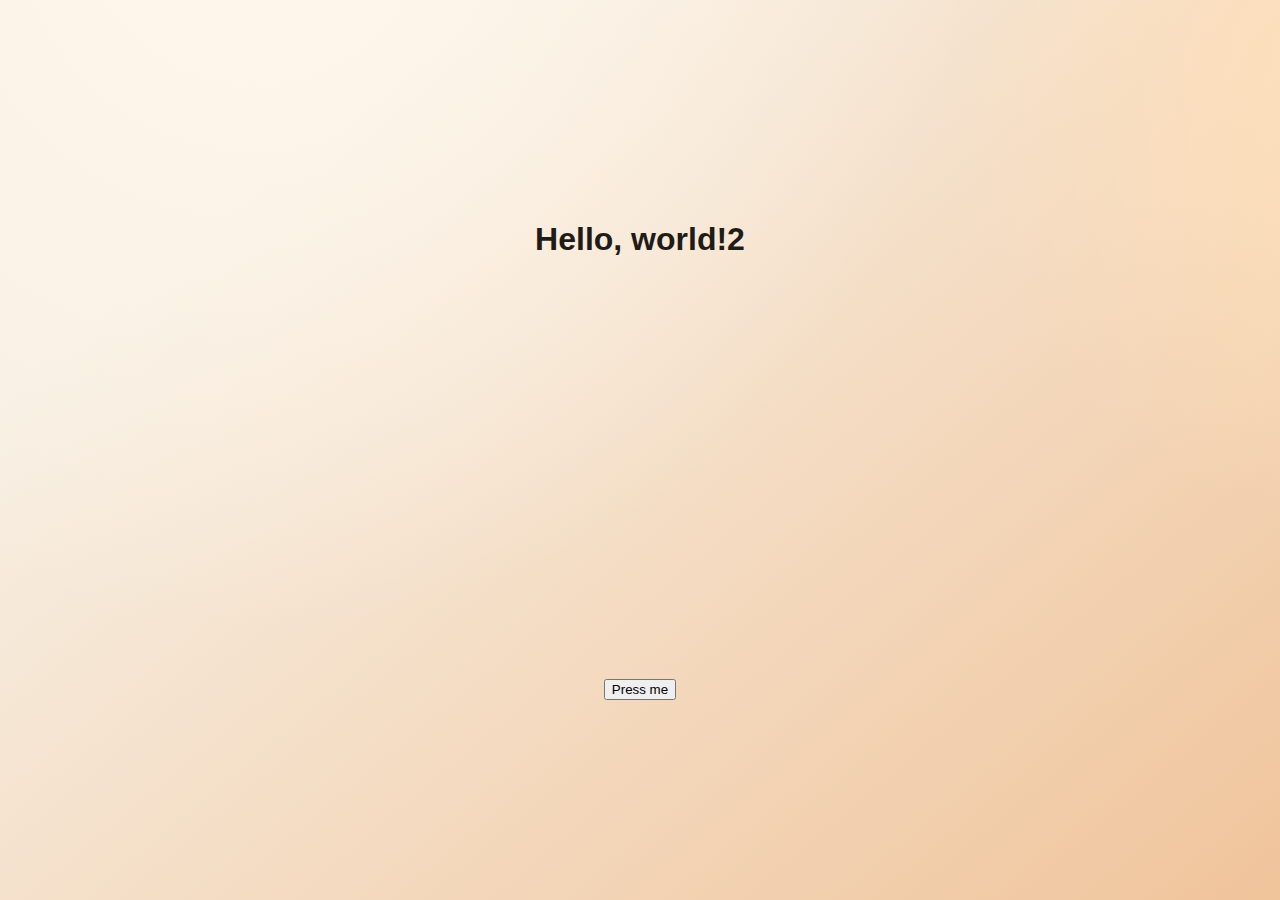
<file: index.html>
<!doctype html>
<html lang="en">
<head>
  <meta charset="UTF-8" />
  <meta name="viewport" content="width=device-width, initial-scale=1.0" />
  <title>Hello World</title>
  <link href='/style.css' rel='stylesheet'>
</head>
<body>
  <h1>Hello, world!2</h1>
  <button onclick="console.log('hello');">Press me</button>
  <script defer type="text/javascript" src="/main.js"></script>
</body>
</html>
</file>
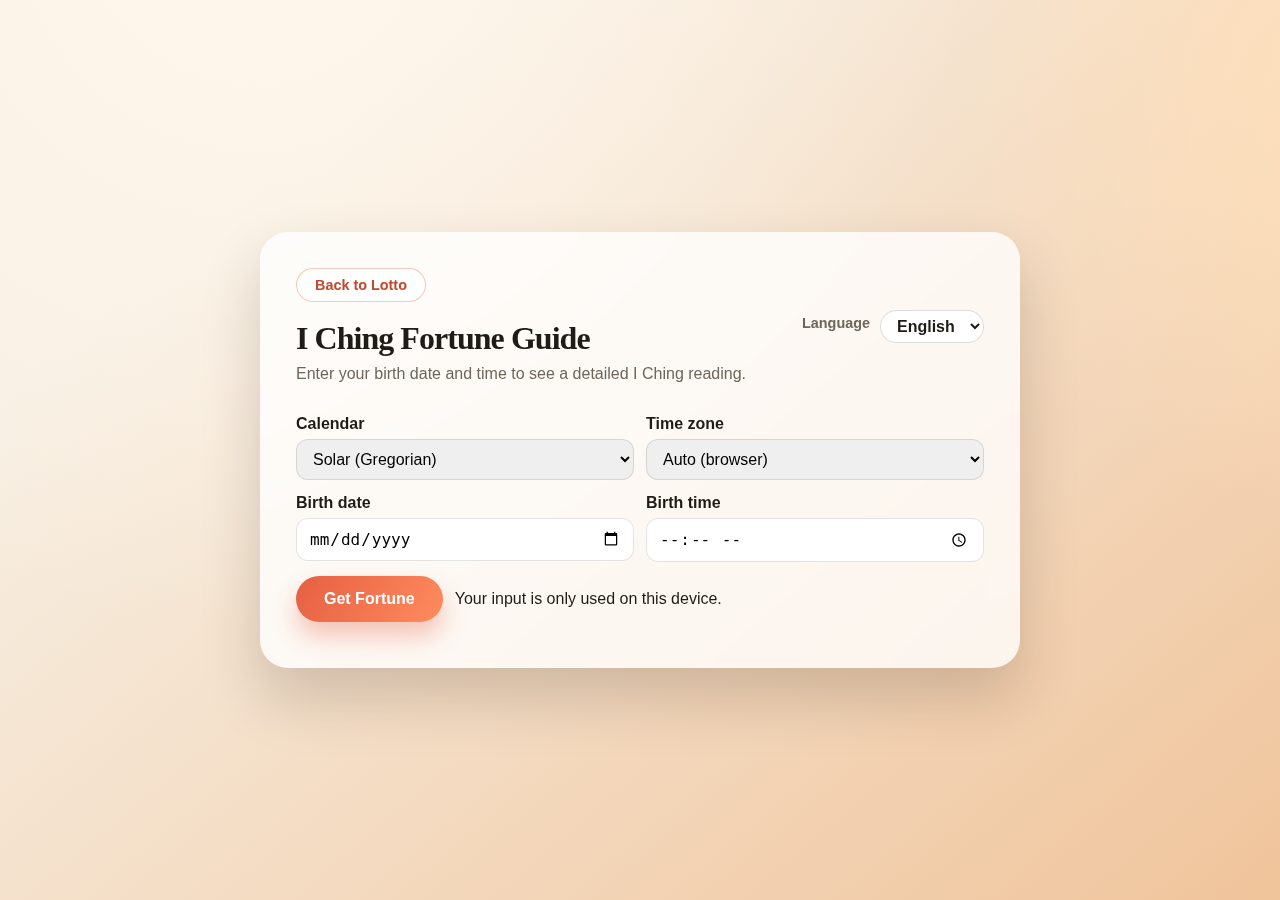
<file: saju.html>
<!doctype html>
<html lang="en" data-lang="en">
<head>
  <meta charset="UTF-8" />
  <meta name="viewport" content="width=device-width, initial-scale=1.0" />
  <title>I Ching Fortune Guide</title>
  <link href='/style.css' rel='stylesheet'>
</head>
<body>
  <main class="saju">
    <header>
      <div>
        <a class="nav-link" id="home-link" href="/index.html">Back to Lotto</a>
        <h1 id="title">I Ching Fortune Guide</h1>
        <p id="subtitle">Enter your birth date and time to see a detailed I Ching reading.</p>
      </div>
      <div class="lang-switch">
        <label for="language">Language</label>
        <select id="language" name="language" aria-label="Language">
          <option value="en">English</option>
          <option value="ko">한국어</option>
          <option value="ja">日本語</option>
          <option value="zh">中文</option>
        </select>
      </div>
    </header>

    <form id="fortune-form">
      <div class="grid">
        <div>
          <label id="calendar-type-label" for="calendar-type">Calendar</label>
          <select id="calendar-type" name="calendar-type">
            <option value="solar">Solar</option>
            <option value="lunar">Lunar</option>
          </select>
        </div>
        <div>
          <label id="timezone-label" for="timezone">Time zone</label>
          <select id="timezone" name="timezone"></select>
        </div>
      </div>
      <div class="grid">
        <div id="solar-fields">
          <label id="birth-date-label" for="birth-date">Birth date</label>
          <input id="birth-date" name="birth-date" type="date" required />
        </div>
        <div id="lunar-fields" class="lunar-fields" hidden>
          <div class="grid">
            <div>
              <label id="lunar-year-label" for="lunar-year">Lunar year</label>
              <input id="lunar-year" name="lunar-year" type="number" min="1900" max="2100" />
            </div>
            <div>
              <label id="lunar-month-label" for="lunar-month">Lunar month</label>
              <input id="lunar-month" name="lunar-month" type="number" min="1" max="12" />
            </div>
            <div>
              <label id="lunar-day-label" for="lunar-day">Lunar day</label>
              <input id="lunar-day" name="lunar-day" type="number" min="1" max="30" />
            </div>
          </div>
          <label class="inline" id="leap-month-label">
            <input id="leap-month" type="checkbox" />
            <span id="leap-month-text">Leap month</span>
          </label>
        </div>
        <div>
          <label id="birth-time-label" for="birth-time">Birth time</label>
          <input id="birth-time" name="birth-time" type="time" required />
        </div>
      </div>
      <div class="actions">
        <button id="generate" type="submit">Get Fortune</button>
        <span id="helper">Your input is only used on this device.</span>
      </div>
      <div id="status" class="status" role="status"></div>
    </form>

    <section id="result" class="result" hidden>
      <div id="meta"></div>
      <h2 id="result-title">Your Hexagram</h2>
      <p id="result-summary"></p>
      <div class="details-grid">
        <div class="detail-card">
          <h3 id="calendar-title">Calendar conversion</h3>
          <div id="calendar-info" class="detail-list"></div>
        </div>
        <div class="detail-card">
          <h3 id="bazi-title">Four Pillars</h3>
          <div id="bazi-info" class="detail-list"></div>
          <div id="bazi-table" class="bazi-table"></div>
        </div>
      </div>
      <div class="hexagrams">
        <div class="hexagram-card">
          <h3 id="base-title">Primary Hexagram</h3>
          <div class="hexagram-lines" id="base-lines" aria-hidden="true"></div>
          <p id="base-desc"></p>
        </div>
        <div class="hexagram-card">
          <h3 id="changed-title">Changed Hexagram</h3>
          <div class="hexagram-lines" id="changed-lines" aria-hidden="true"></div>
          <p id="changed-desc"></p>
        </div>
      </div>
      <div class="sections" id="sections"></div>
      <div class="method" id="method"></div>
    </section>
  </main>

  <script src="/lib/lunar.js"></script>
  <script>
    const translations = {
      en: {
        title: "I Ching Fortune Guide",
        subtitle: "Enter your birth date and time to see a detailed I Ching reading.",
        label: "Language",
        home: "Back to Lotto",
        calendarTypeLabel: "Calendar",
        solarOption: "Solar (Gregorian)",
        lunarOption: "Lunar (Korean)",
        timezoneLabel: "Time zone",
        autoTimezone: "Auto (browser)",
        kstTimezone: "Korea Standard Time",
        date: "Birth date",
        lunarYear: "Lunar year",
        lunarMonth: "Lunar month",
        lunarDay: "Lunar day",
        leapMonth: "Leap month",
        time: "Birth time",
        button: "Get Fortune",
        helper: "Your input is only used on this device.",
        error: "Something went wrong. Please check your inputs and try again.",
        errorDetail: "Details",
        missing: "Please fill out the required date and time fields.",
        resultTitle: "Your Hexagram",
        summaryPrefix: "Core theme:",
        calendarTitle: "Calendar conversion",
        baziTitle: "Four Pillars (BaZi)",
        localTimeLabel: "Input time",
        kstTimeLabel: "Converted KST",
        solarLabel: "Solar date",
        lunarLabel: "Lunar date",
        lunarInputLabel: "Lunar input",
        jieqiLabel: "Jieqi",
        baziLabel: "BaZi",
        wuXingLabel: "Five elements",
        naYinLabel: "Na Yin",
        pillarYear: "Year",
        pillarMonth: "Month",
        pillarDay: "Day",
        pillarTime: "Hour",
        baseTitle: "Primary Hexagram",
        changedTitle: "Changed Hexagram",
        upperLabel: "Upper trigram",
        lowerLabel: "Lower trigram",
        movingLabel: "Changing line",
        hourLabel: "Double-hour",
        methodTitle: "Calculation method",
        methodIntro:
          "Uses Jieqi-based BaZi. Converts Heavenly Stems and Earthly Branches to numbers, then uses the total for upper trigram (mod 8), lower trigram (mod 8), and moving line (mod 6).",
        methodPeriodNote: "Period forecasts blend the current KST date into the base BaZi totals.",
        sections: {
          overall: "Overall",
          career: "Career",
          love: "Love",
          money: "Money",
          health: "Health",
          advice: "Guidance",
          daily: "Today",
          monthly: "This Month",
          yearly: "This Year",
          lifetime: "Overall Path",
        },
      },
      ko: {
        title: "주역 운세 안내",
        subtitle: "생년월일과 시간을 입력하면 상세한 주역 운세를 확인할 수 있어요.",
        label: "언어",
        home: "로또로 돌아가기",
        calendarTypeLabel: "달력",
        solarOption: "양력",
        lunarOption: "음력",
        timezoneLabel: "시간대",
        autoTimezone: "자동 (브라우저)",
        kstTimezone: "한국 표준시",
        date: "생년월일",
        lunarYear: "음력 연도",
        lunarMonth: "음력 월",
        lunarDay: "음력 일",
        leapMonth: "윤달",
        time: "태어난 시간",
        button: "운세 보기",
        helper: "입력값은 이 기기에서만 사용됩니다.",
        error: "입력값을 확인한 뒤 다시 시도해주세요.",
        errorDetail: "오류 상세",
        missing: "생년월일과 시간을 모두 입력해주세요.",
        resultTitle: "나의 괘",
        summaryPrefix: "핵심 주제:",
        calendarTitle: "달력 변환",
        baziTitle: "사주팔자",
        localTimeLabel: "입력 시간",
        kstTimeLabel: "한국 시간",
        solarLabel: "양력",
        lunarLabel: "음력",
        lunarInputLabel: "입력 음력",
        jieqiLabel: "절기",
        baziLabel: "팔자",
        wuXingLabel: "오행",
        naYinLabel: "납음",
        pillarYear: "년주",
        pillarMonth: "월주",
        pillarDay: "일주",
        pillarTime: "시주",
        baseTitle: "정괘",
        changedTitle: "변괘",
        upperLabel: "상괘",
        lowerLabel: "하괘",
        movingLabel: "변효",
        hourLabel: "시각(시주)",
        methodTitle: "계산 방식",
        methodIntro:
          "절기 기준 사주팔자를 사용합니다. 천간·지지를 수치로 변환해 상괘(mod 8), 하괘(mod 8), 변효(mod 6)를 계산합니다.",
        methodPeriodNote: "기간별 운세는 한국 시간 기준 현재 날짜 값을 사주 합계에 반영합니다.",
        sections: {
          overall: "전체운",
          career: "일·학업",
          love: "연애",
          money: "재물운",
          health: "건강",
          advice: "조언",
          daily: "오늘 운세",
          monthly: "이달 운세",
          yearly: "올해 운세",
          lifetime: "전체 운세",
        },
      },
      ja: {
        title: "易占いガイド",
        subtitle: "生年月日と時間を入力すると詳しい易の占いが表示されます。",
        label: "言語",
        home: "ロトへ戻る",
        calendarTypeLabel: "暦",
        solarOption: "太陽暦",
        lunarOption: "旧暦",
        timezoneLabel: "タイムゾーン",
        autoTimezone: "自動 (ブラウザ)",
        kstTimezone: "韓国標準時",
        date: "生年月日",
        lunarYear: "旧暦の年",
        lunarMonth: "旧暦の月",
        lunarDay: "旧暦の日",
        leapMonth: "閏月",
        time: "出生時間",
        button: "占いを見る",
        helper: "入力はこの端末内のみで使用されます。",
        error: "入力内容を確認してもう一度お試しください。",
        errorDetail: "詳細",
        missing: "生年月日と時間を入力してください。",
        resultTitle: "あなたの卦",
        summaryPrefix: "中心テーマ:",
        calendarTitle: "暦の変換",
        baziTitle: "四柱推命",
        localTimeLabel: "入力時刻",
        kstTimeLabel: "韓国時刻",
        solarLabel: "太陽暦",
        lunarLabel: "旧暦",
        lunarInputLabel: "入力旧暦",
        jieqiLabel: "節気",
        baziLabel: "四柱",
        wuXingLabel: "五行",
        naYinLabel: "納音",
        pillarYear: "年柱",
        pillarMonth: "月柱",
        pillarDay: "日柱",
        pillarTime: "時柱",
        baseTitle: "本卦",
        changedTitle: "之卦",
        upperLabel: "上卦",
        lowerLabel: "下卦",
        movingLabel: "変爻",
        hourLabel: "時刻",
        methodTitle: "算出方法",
        methodIntro:
          "節気基準の四柱を使用します。干支を数値化し、上卦(mod 8)、下卦(mod 8)、変爻(mod 6)を算出します。",
        methodPeriodNote: "期間別の運勢は韓国時間の現在日付を四柱の合計に反映します。",
        sections: {
          overall: "総合運",
          career: "仕事・学業",
          love: "恋愛",
          money: "金運",
          health: "健康",
          advice: "助言",
          daily: "今日の運勢",
          monthly: "今月の運勢",
          yearly: "今年の運勢",
          lifetime: "総合運",
        },
      },
      zh: {
        title: "周易运势指南",
        subtitle: "输入出生日期和时间即可查看详细周易运势。",
        label: "语言",
        home: "返回大乐透",
        calendarTypeLabel: "历法",
        solarOption: "公历",
        lunarOption: "农历",
        timezoneLabel: "时区",
        autoTimezone: "自动 (浏览器)",
        kstTimezone: "韩国标准时间",
        date: "出生日期",
        lunarYear: "农历年",
        lunarMonth: "农历月",
        lunarDay: "农历日",
        leapMonth: "闰月",
        time: "出生时间",
        button: "查看运势",
        helper: "输入仅在本设备使用。",
        error: "请检查输入后重试。",
        errorDetail: "错误详情",
        missing: "请填写出生日期与时间。",
        resultTitle: "你的卦象",
        summaryPrefix: "核心主题:",
        calendarTitle: "历法转换",
        baziTitle: "四柱八字",
        localTimeLabel: "输入时间",
        kstTimeLabel: "韩国时间",
        solarLabel: "公历",
        lunarLabel: "农历",
        lunarInputLabel: "输入农历",
        jieqiLabel: "节气",
        baziLabel: "八字",
        wuXingLabel: "五行",
        naYinLabel: "纳音",
        pillarYear: "年柱",
        pillarMonth: "月柱",
        pillarDay: "日柱",
        pillarTime: "时柱",
        baseTitle: "本卦",
        changedTitle: "之卦",
        upperLabel: "上卦",
        lowerLabel: "下卦",
        movingLabel: "变爻",
        hourLabel: "时辰",
        methodTitle: "计算方式",
        methodIntro:
          "采用节气定八字，将天干地支数值化后计算上卦(mod 8)、下卦(mod 8)与变爻(mod 6)。",
        methodPeriodNote: "分段运势会将韩国时间的当前日期加入八字合计。",
        sections: {
          overall: "整体运势",
          career: "事业学业",
          love: "感情",
          money: "财运",
          health: "健康",
          advice: "建议",
          daily: "今日运势",
          monthly: "本月运势",
          yearly: "今年运势",
          lifetime: "整体运势",
        },
      },
    };

    const trigrams = [
      {
        key: "qian",
        en: { name: "Heaven", trait: "clarity and leadership" },
        ko: { name: "건(乾)", trait: "맑은 기운과 리더십" },
        ja: { name: "乾", trait: "澄んだ気とリーダーシップ" },
        zh: { name: "乾", trait: "清晰与领导力" },
      },
      {
        key: "dui",
        en: { name: "Lake", trait: "joyful openness" },
        ko: { name: "태(兌)", trait: "밝은 소통과 즐거움" },
        ja: { name: "兌", trait: "開放的な喜び" },
        zh: { name: "兑", trait: "开放与喜悦" },
      },
      {
        key: "li",
        en: { name: "Fire", trait: "passion and insight" },
        ko: { name: "리(離)", trait: "열정과 통찰" },
        ja: { name: "離", trait: "情熱と洞察" },
        zh: { name: "离", trait: "热情与洞察" },
      },
      {
        key: "zhen",
        en: { name: "Thunder", trait: "bold momentum" },
        ko: { name: "진(震)", trait: "도전과 추진력" },
        ja: { name: "震", trait: "大胆な推進力" },
        zh: { name: "震", trait: "果断与推进力" },
      },
      {
        key: "xun",
        en: { name: "Wind", trait: "steady growth" },
        ko: { name: "손(巽)", trait: "꾸준한 성장" },
        ja: { name: "巽", trait: "着実な成長" },
        zh: { name: "巽", trait: "稳健与成长" },
      },
      {
        key: "kan",
        en: { name: "Water", trait: "deep intuition" },
        ko: { name: "감(坎)", trait: "깊은 직관" },
        ja: { name: "坎", trait: "深い直感" },
        zh: { name: "坎", trait: "深度直觉" },
      },
      {
        key: "gen",
        en: { name: "Mountain", trait: "stillness and focus" },
        ko: { name: "간(艮)", trait: "멈춤과 집중" },
        ja: { name: "艮", trait: "静けさと集中" },
        zh: { name: "艮", trait: "沉静与专注" },
      },
      {
        key: "kun",
        en: { name: "Earth", trait: "supportive harmony" },
        ko: { name: "곤(坤)", trait: "포용과 조화" },
        ja: { name: "坤", trait: "支える調和" },
        zh: { name: "坤", trait: "包容与协调" },
      },
    ];

    const trigramLines = [
      [1, 1, 1],
      [1, 1, 0],
      [1, 0, 1],
      [1, 0, 0],
      [0, 1, 1],
      [0, 1, 0],
      [0, 0, 1],
      [0, 0, 0],
    ];

    const trigramIndexByBits = new Map(
      trigramLines.map((lines, index) => [lines.join(""), index])
    );

    const lineAdvice = {
      en: [
        "The first line favors preparation before action.",
        "The second line asks for patience and steady effort.",
        "The third line signals tension; keep your balance.",
        "The fourth line rewards flexible thinking.",
        "The fifth line highlights a peak moment; lead with integrity.",
        "The sixth line suggests completion and graceful release.",
      ],
      ko: [
        "초효는 행동 전 준비가 필요함을 말합니다.",
        "이효는 인내와 꾸준함을 요구합니다.",
        "삼효는 긴장이 생기니 균형을 지키세요.",
        "사효는 유연한 사고가 성과를 부릅니다.",
        "오효는 정점의 순간이니 바른 리더십이 필요합니다.",
        "상효는 마무리와 내려놓음을 권합니다.",
      ],
      ja: [
        "初爻は準備を整えることが大切だと示します。",
        "二爻は忍耐と地道な努力を求めます。",
        "三爻は緊張が生まれるのでバランスを守りましょう。",
        "四爻は柔軟な発想が成果を呼びます。",
        "五爻は頂点の時期、誠実なリーダーシップが鍵です。",
        "上爻は締めくくりと手放しを示します。",
      ],
      zh: [
        "初爻提示先准备再行动。",
        "二爻强调耐心与稳定推进。",
        "三爻提醒张力上升，需保持平衡。",
        "四爻鼓励灵活思考以促成结果。",
        "五爻处在高点，务必以诚信引领。",
        "上爻意味着完成与适时放下。",
      ],
    };

    const sectionTemplates = {
      en: {
        overall: (upper, lower) =>
          `The interaction of ${upper.name} over ${lower.name} sets a tone of ${upper.trait} grounded by ${lower.trait}.`,
        career: (upper, lower) =>
          `In work and study, lead with ${upper.trait} while applying ${lower.trait} to daily tasks.`,
        love: (upper, lower) =>
          `Relationships deepen when ${upper.trait} meets the warmth of ${lower.trait}.`,
        money: (upper, lower) =>
          `Financial flow improves through ${lower.trait}, then expands with ${upper.trait}.`,
        health: (upper, lower) =>
          `Balance your energy: channel ${upper.trait} and rest with ${lower.trait}.`,
        advice: (upper, lower, line) =>
          `Focus on the changing line: ${line} Let ${upper.trait} guide the direction and ${lower.trait} steady the pace.`,
        daily: (upper, lower, line) =>
          `Today favors quick adjustments. ${line} Keep ${upper.trait} upfront while grounding decisions in ${lower.trait}.`,
        monthly: (upper, lower) =>
          `This month rewards steady progress. ${upper.trait} sets the goal, ${lower.trait} maintains momentum.`,
        yearly: (upper, lower) =>
          `This year expands through ${upper.trait} and matures with ${lower.trait}. Build long-term foundations.`,
        lifetime: (upper, lower) =>
          `Your overall path blends ${upper.trait} with ${lower.trait}, forming a resilient pattern over time.`,
      },
      ko: {
        overall: (upper, lower) =>
          `${upper.name}의 기운이 ${lower.name} 위에 놓이며 ${upper.trait}이(가) ${lower.trait}와 조화를 이룹니다.`,
        career: (upper, lower) =>
          `일과 학업에서는 ${upper.trait}을(를) 앞세우고, ${lower.trait}로 실행력을 다지세요.`,
        love: (upper, lower) =>
          `연애운은 ${upper.trait}이(가) ${lower.trait}와 만나면 안정됩니다.`,
        money: (upper, lower) =>
          `재물운은 ${lower.trait}로 기반을 쌓고 ${upper.trait}로 확장됩니다.`,
        health: (upper, lower) =>
          `${upper.trait}을(를) 펼치되 ${lower.trait}로 컨디션을 회복하세요.`,
        advice: (upper, lower, line) =>
          `변효 조언: ${line} ${upper.trait}이(가) 방향을 잡고 ${lower.trait}이(가) 속도를 조절합니다.`,
        daily: (upper, lower, line) =>
          `오늘은 빠른 조정이 필요합니다. ${line} ${upper.trait}을(를) 앞세우고 ${lower.trait}로 균형을 지키세요.`,
        monthly: (upper, lower) =>
          `이달은 꾸준함이 관건입니다. ${upper.trait}으로 목표를 세우고 ${lower.trait}로 진행력을 유지하세요.`,
        yearly: (upper, lower) =>
          `올해는 ${upper.trait}의 확장과 ${lower.trait}의 안정이 함께합니다. 장기 기반을 다지세요.`,
        lifetime: (upper, lower) =>
          `전체 운세는 ${upper.trait}과 ${lower.trait}의 흐름이 반복되며 큰 구조를 만듭니다.`,
      },
      ja: {
        overall: (upper, lower) =>
          `${upper.name}が${lower.name}の上にあり、${upper.trait}が${lower.trait}と調和します。`,
        career: (upper, lower) =>
          `仕事や学業では${upper.trait}を前面にし、${lower.trait}で実行力を整えましょう。`,
        love: (upper, lower) =>
          `恋愛は${upper.trait}が${lower.trait}と結びつくと安定します。`,
        money: (upper, lower) =>
          `金運は${lower.trait}で基盤を作り、${upper.trait}で広がります。`,
        health: (upper, lower) =>
          `${upper.trait}を発揮しつつ、${lower.trait}で体調を整えてください。`,
        advice: (upper, lower, line) =>
          `変爻の助言: ${line} ${upper.trait}で方向性を示し、${lower.trait}で歩みを整えましょう。`,
        daily: (upper, lower, line) =>
          `今日は微調整が鍵です。${line} ${upper.trait}を前に出しつつ、${lower.trait}で土台を整えましょう。`,
        monthly: (upper, lower) =>
          `今月は継続力が問われます。${upper.trait}で目標を定め、${lower.trait}で前進を保ちます。`,
        yearly: (upper, lower) =>
          `今年は${upper.trait}の拡大と${lower.trait}の安定が並走します。長期の基盤作りを。`,
        lifetime: (upper, lower) =>
          `総合的な流れは${upper.trait}と${lower.trait}が重なり合い、持続的な形をつくります。`,
      },
      zh: {
        overall: (upper, lower) =>
          `${upper.name}在上、${lower.name}在下，${upper.trait}与${lower.trait}相互呼应。`,
        career: (upper, lower) =>
          `事业与学业上，以${upper.trait}开局，并用${lower.trait}稳固执行。`,
        love: (upper, lower) =>
          `感情中，${upper.trait}与${lower.trait}相遇更易稳定。`,
        money: (upper, lower) =>
          `财运先由${lower.trait}打底，再以${upper.trait}扩展。`,
        health: (upper, lower) =>
          `保持能量平衡：发挥${upper.trait}，以${lower.trait}修复与恢复。`,
        advice: (upper, lower, line) =>
          `变爻提示：${line} 让${upper.trait}指引方向，${lower.trait}稳住节奏。`,
        daily: (upper, lower, line) =>
          `今日宜快速调整。${line} 用${upper.trait}定调，以${lower.trait}稳住选择。`,
        monthly: (upper, lower) =>
          `本月重在稳步推进。${upper.trait}设定目标，${lower.trait}保持节奏。`,
        yearly: (upper, lower) =>
          `今年是${upper.trait}扩展与${lower.trait}沉淀并行的一年，适合打长期基础。`,
        lifetime: (upper, lower) =>
          `整体运势呈现${upper.trait}与${lower.trait}交织的长期轨迹。`,
      },
    };

    const languageSelect = document.getElementById("language");
    const title = document.getElementById("title");
    const subtitle = document.getElementById("subtitle");
    const homeLink = document.getElementById("home-link");
    const calendarType = document.getElementById("calendar-type");
    const timezoneSelect = document.getElementById("timezone");
    const birthDateLabel = document.getElementById("birth-date-label");
    const birthTimeLabel = document.getElementById("birth-time-label");
    const calendarTypeLabel = document.getElementById("calendar-type-label");
    const timezoneLabel = document.getElementById("timezone-label");
    const lunarYearLabel = document.getElementById("lunar-year-label");
    const lunarMonthLabel = document.getElementById("lunar-month-label");
    const lunarDayLabel = document.getElementById("lunar-day-label");
    const leapMonthLabel = document.getElementById("leap-month-label");
    const solarFields = document.getElementById("solar-fields");
    const lunarFields = document.getElementById("lunar-fields");
    const lunarYearInput = document.getElementById("lunar-year");
    const lunarMonthInput = document.getElementById("lunar-month");
    const lunarDayInput = document.getElementById("lunar-day");
    const leapMonthInput = document.getElementById("leap-month");
    const leapMonthText = document.getElementById("leap-month-text");
    const button = document.getElementById("generate");
    const helper = document.getElementById("helper");
    const result = document.getElementById("result");
    const resultTitle = document.getElementById("result-title");
    const resultSummary = document.getElementById("result-summary");
    const calendarTitle = document.getElementById("calendar-title");
    const baziTitle = document.getElementById("bazi-title");
    const calendarInfo = document.getElementById("calendar-info");
    const baziInfo = document.getElementById("bazi-info");
    const baziTable = document.getElementById("bazi-table");
    const baseTitle = document.getElementById("base-title");
    const changedTitle = document.getElementById("changed-title");
    const baseLines = document.getElementById("base-lines");
    const changedLines = document.getElementById("changed-lines");
    const baseDesc = document.getElementById("base-desc");
    const changedDesc = document.getElementById("changed-desc");
    const meta = document.getElementById("meta");
    const sections = document.getElementById("sections");
    const method = document.getElementById("method");
    const status = document.getElementById("status");
    let lastReadingPayload = null;

    function normalizeLanguage(value) {
      if (!value) return "en";
      if (value.startsWith("ko")) return "ko";
      if (value.startsWith("ja")) return "ja";
      if (value.startsWith("zh")) return "zh";
      return "en";
    }

    function applyLanguage(lang) {
      const t = translations[lang] ?? translations.en;
      title.textContent = t.title;
      subtitle.textContent = t.subtitle;
      homeLink.textContent = t.home;
      calendarTypeLabel.textContent = t.calendarTypeLabel;
      timezoneLabel.textContent = t.timezoneLabel;
      birthDateLabel.textContent = t.date;
      birthTimeLabel.textContent = t.time;
      lunarYearLabel.textContent = t.lunarYear;
      lunarMonthLabel.textContent = t.lunarMonth;
      lunarDayLabel.textContent = t.lunarDay;
      leapMonthText.textContent = t.leapMonth;
      button.textContent = t.button;
      helper.textContent = t.helper;
      document.querySelector(".lang-switch label").textContent = t.label;
      resultTitle.textContent = t.resultTitle;
      calendarTitle.textContent = t.calendarTitle;
      baziTitle.textContent = t.baziTitle;
      baseTitle.textContent = t.baseTitle;
      changedTitle.textContent = t.changedTitle;
      document.documentElement.lang = lang;
      document.documentElement.dataset.lang = lang;
      document.title = t.title;
      calendarType.options[0].textContent = t.solarOption;
      calendarType.options[1].textContent = t.lunarOption;
    }

    function setStatus(message, isError = false) {
      status.textContent = message || "";
      status.classList.toggle("error", isError);
    }

    function getTimeZones() {
      if (typeof Intl.supportedValuesOf === "function") {
        return Intl.supportedValuesOf("timeZone");
      }
      return [
        "Asia/Seoul",
        "Asia/Tokyo",
        "Asia/Shanghai",
        "Asia/Hong_Kong",
        "America/New_York",
        "America/Los_Angeles",
        "Europe/London",
        "Europe/Paris",
        "Australia/Sydney",
      ];
    }

    function buildTimeZoneOptions(lang) {
      const t = translations[lang] ?? translations.en;
      timezoneSelect.innerHTML = "";
      const autoOption = document.createElement("option");
      autoOption.value = "auto";
      autoOption.textContent = t.autoTimezone;
      timezoneSelect.appendChild(autoOption);

      const kstOption = document.createElement("option");
      kstOption.value = "Asia/Seoul";
      kstOption.textContent = t.kstTimezone;
      timezoneSelect.appendChild(kstOption);

      getTimeZones().forEach((zone) => {
        if (zone === "Asia/Seoul") return;
        const option = document.createElement("option");
        option.value = zone;
        option.textContent = zone;
        timezoneSelect.appendChild(option);
      });
    }

    function resolveTimeZone() {
      if (timezoneSelect.value === "auto") {
        return Intl.DateTimeFormat().resolvedOptions().timeZone || "Asia/Seoul";
      }
      return timezoneSelect.value;
    }

    function formatParts(date, timeZone) {
      const formatter = new Intl.DateTimeFormat("en-US", {
        timeZone,
        year: "numeric",
        month: "2-digit",
        day: "2-digit",
        hour: "2-digit",
        minute: "2-digit",
        second: "2-digit",
        hourCycle: "h23",
      });
      const parts = Object.fromEntries(
        formatter.formatToParts(date).map((part) => [part.type, part.value])
      );
      return {
        year: Number(parts.year),
        month: Number(parts.month),
        day: Number(parts.day),
        hour: Number(parts.hour),
        minute: Number(parts.minute),
        second: Number(parts.second),
      };
    }

    function zonedTimeToUtc(parts, timeZone) {
      const utcDate = new Date(
        Date.UTC(parts.year, parts.month - 1, parts.day, parts.hour, parts.minute, parts.second)
      );
      const tzParts = formatParts(utcDate, timeZone);
      const asTimeZone = Date.UTC(
        tzParts.year,
        tzParts.month - 1,
        tzParts.day,
        tzParts.hour,
        tzParts.minute,
        tzParts.second
      );
      const offset = asTimeZone - utcDate.getTime();
      return new Date(utcDate.getTime() - offset);
    }

    function formatDateTime(parts) {
      const pad = (value) => String(value).padStart(2, "0");
      return `${parts.year}-${pad(parts.month)}-${pad(parts.day)} ${pad(parts.hour)}:${pad(parts.minute)}`;
    }

    function toggleCalendarFields(type) {
      const isLunar = type === "lunar";
      solarFields.hidden = isLunar;
      lunarFields.hidden = !isLunar;
      document.getElementById("birth-date").required = !isLunar;
      document.getElementById("birth-date").disabled = isLunar;
      lunarYearInput.required = isLunar;
      lunarMonthInput.required = isLunar;
      lunarDayInput.required = isLunar;
      lunarYearInput.disabled = !isLunar;
      lunarMonthInput.disabled = !isLunar;
      lunarDayInput.disabled = !isLunar;
      leapMonthInput.disabled = !isLunar;
    }

    function getGanIndex(gan) {
      return LunarUtil.GAN.indexOf(gan) + 1;
    }

    function getZhiIndex(zhi) {
      return LunarUtil.ZHI.indexOf(zhi) + 1;
    }

    function buildHexagramLines(upperIndex, lowerIndex) {
      return [...trigramLines[lowerIndex], ...trigramLines[upperIndex]];
    }

    function linesToNumber(lines) {
      return lines.reduce((acc, bit, index) => acc + (bit << index), 0) + 1;
    }

    function flipLine(lines, index) {
      const next = [...lines];
      next[index] = next[index] === 1 ? 0 : 1;
      return next;
    }

    function linesToTrigrams(lines) {
      const lowerBits = lines.slice(0, 3).join("");
      const upperBits = lines.slice(3, 6).join("");
      return {
        lowerIndex: trigramIndexByBits.get(lowerBits),
        upperIndex: trigramIndexByBits.get(upperBits),
      };
    }

    function renderLines(container, lines, movingIndex) {
      const reversed = [...lines].reverse();
      const movingPosition =
        typeof movingIndex === "number" ? reversed.length - 1 - movingIndex : -1;
      container.innerHTML = reversed
        .map((bit, idx) => {
          const classes = ["hex-line", bit === 1 ? "yang" : "yin"];
          if (idx === movingPosition) classes.push("moving");
          return `<div class=\"${classes.join(" ")}\"></div>`;
        })
        .join("");
    }

    function computePayload() {
      if (!window.Lunar || !window.Solar || !window.LunarUtil) {
        throw new Error("Lunar library not available");
      }
      const dateValue = document.getElementById("birth-date").value;
      const timeValue = document.getElementById("birth-time").value;
      if (!timeValue) return null;

      const [hour, minute] = timeValue.split(":").map(Number);
      const inputTimeZone = resolveTimeZone();

      let localSolarParts = null;
      let inputCalendar = calendarType.value;
      let inputLunarLabel = "";

      if (inputCalendar === "solar") {
        if (!dateValue) return null;
        const [year, month, day] = dateValue.split("-").map(Number);
        localSolarParts = { year, month, day, hour, minute, second: 0 };
      } else {
        const lunarYear = Number(lunarYearInput.value);
        const lunarMonth = Number(lunarMonthInput.value);
        const lunarDay = Number(lunarDayInput.value);
        if (!lunarYear || !lunarMonth || !lunarDay) return null;
        const monthValue = leapMonthInput.checked ? -lunarMonth : lunarMonth;
        let lunar = null;
        try {
          lunar = Lunar.fromYmdHms(lunarYear, monthValue, lunarDay, hour, minute, 0);
        } catch (error) {
          throw new Error(`Invalid lunar date: ${error.message}`);
        }
        const solar = lunar.getSolar();
        localSolarParts = {
          year: solar.getYear(),
          month: solar.getMonth(),
          day: solar.getDay(),
          hour: solar.getHour(),
          minute: solar.getMinute(),
          second: solar.getSecond(),
        };
        inputLunarLabel = `${lunarYear}-${String(lunarMonth).padStart(2, "0")}-${String(
          lunarDay
        ).padStart(2, "0")}${leapMonthInput.checked ? " (leap)" : ""}`;
      }

      const utcDate = zonedTimeToUtc(localSolarParts, inputTimeZone);
      const kstParts = formatParts(utcDate, "Asia/Seoul");
      let kstSolar = null;
      try {
        kstSolar = Solar.fromYmdHms(
          kstParts.year,
          kstParts.month,
          kstParts.day,
          kstParts.hour,
          kstParts.minute,
          0
        );
      } catch (error) {
        throw new Error(`Invalid solar date: ${error.message}`);
      }
      const lunar = kstSolar.getLunar();
      const eightChar = lunar.getEightChar();

      const ganIndices = {
        year: getGanIndex(eightChar.getYearGan()),
        month: getGanIndex(eightChar.getMonthGan()),
        day: getGanIndex(eightChar.getDayGan()),
        time: getGanIndex(eightChar.getTimeGan()),
      };
      const zhiIndices = {
        year: getZhiIndex(eightChar.getYearZhi()),
        month: getZhiIndex(eightChar.getMonthZhi()),
        day: getZhiIndex(eightChar.getDayZhi()),
        time: getZhiIndex(eightChar.getTimeZhi()),
      };

      const upperSum =
        ganIndices.year +
        zhiIndices.year +
        ganIndices.month +
        zhiIndices.month +
        ganIndices.day +
        zhiIndices.day;
      const lowerSum = upperSum + ganIndices.time + zhiIndices.time;
      const upperIndex = (upperSum % 8 || 8) - 1;
      const lowerIndex = (lowerSum % 8 || 8) - 1;
      const movingLine = lowerSum % 6 === 0 ? 6 : lowerSum % 6;

      const baseLines = buildHexagramLines(upperIndex, lowerIndex);
      const baseNumber = linesToNumber(baseLines);
      const changedLines = flipLine(baseLines, movingLine - 1);
      const changedNumber = linesToNumber(changedLines);
      const changedTrigrams = linesToTrigrams(changedLines);

      const lunarMonthValue = lunar.getMonth();
      const isLeapMonth = lunarMonthValue < 0;
      const lunarText = `${lunar.getYear()}-${String(Math.abs(lunarMonthValue)).padStart(
        2,
        "0"
      )}-${String(lunar.getDay()).padStart(2, "0")}${isLeapMonth ? " (leap)" : ""}`;

      const currentJieQi = lunar.getCurrentJieQi();
      const jieqiName = currentJieQi ? currentJieQi.getName() : lunar.getJieQi() || "-";

      const currentKstParts = formatParts(new Date(), "Asia/Seoul");

      return {
        inputCalendar,
        inputTimeZone,
        inputLunarLabel,
        localSolarParts,
        kstParts,
        currentKstParts,
        lunarText,
        jieqi: jieqiName,
        eightChar,
        upperIndex,
        lowerIndex,
        upperSum,
        lowerSum,
        movingLine,
        baseLines,
        baseNumber,
        changedLines,
        changedNumber,
        changedTrigrams,
      };
    }

    function buildReading(lang, payload) {
      const t = translations[lang] ?? translations.en;
      const upper = trigrams[payload.upperIndex][lang];
      const lower = trigrams[payload.lowerIndex][lang];
      const template = sectionTemplates[lang] || sectionTemplates.en;
      const lineText = lineAdvice[lang]
        ? lineAdvice[lang][payload.movingLine - 1]
        : lineAdvice.en[payload.movingLine - 1];

      const changedUpper = trigrams[payload.changedTrigrams.upperIndex][lang];
      const changedLower = trigrams[payload.changedTrigrams.lowerIndex][lang];

      const resultMeta = [
        `<span class="pill">#${payload.baseNumber}</span>`,
        `<span class="pill">${upper.name}</span>`,
        `<span class="pill">${lower.name}</span>`,
      ].join(" ");

      const summary = `${t.summaryPrefix} ${upper.trait} + ${lower.trait}`;
      const baseDesc = `${t.upperLabel}: ${upper.name} · ${upper.trait} / ${t.lowerLabel}: ${lower.name} · ${lower.trait}`;
      const changedDesc = `${t.upperLabel}: ${changedUpper.name} · ${changedUpper.trait} / ${t.lowerLabel}: ${changedLower.name} · ${changedLower.trait}`;

      function buildPeriodSums(seed) {
        const upperSum = payload.upperSum + seed;
        const lowerSum = payload.lowerSum + seed;
        const upperIndex = (upperSum % 8 || 8) - 1;
        const lowerIndex = (lowerSum % 8 || 8) - 1;
        const movingLine = lowerSum % 6 === 0 ? 6 : lowerSum % 6;
        return { upperSum, lowerSum, upperIndex, lowerIndex, movingLine };
      }

      const now = payload.currentKstParts;
      const dailySeed = now.year + now.month + now.day;
      const monthlySeed = now.year + now.month;
      const yearlySeed = now.year;

      const dailyData = buildPeriodSums(dailySeed);
      const monthlyData = buildPeriodSums(monthlySeed);
      const yearlyData = buildPeriodSums(yearlySeed);

      const dailyUpper = trigrams[dailyData.upperIndex][lang];
      const dailyLower = trigrams[dailyData.lowerIndex][lang];
      const monthlyUpper = trigrams[monthlyData.upperIndex][lang];
      const monthlyLower = trigrams[monthlyData.lowerIndex][lang];
      const yearlyUpper = trigrams[yearlyData.upperIndex][lang];
      const yearlyLower = trigrams[yearlyData.lowerIndex][lang];

      const dailyLine = lineAdvice[lang]
        ? lineAdvice[lang][dailyData.movingLine - 1]
        : lineAdvice.en[dailyData.movingLine - 1];
      const monthlyLine = lineAdvice[lang]
        ? lineAdvice[lang][monthlyData.movingLine - 1]
        : lineAdvice.en[monthlyData.movingLine - 1];
      const yearlyLine = lineAdvice[lang]
        ? lineAdvice[lang][yearlyData.movingLine - 1]
        : lineAdvice.en[yearlyData.movingLine - 1];

      const items = [
        { key: "overall", text: template.overall(upper, lower) },
        { key: "career", text: template.career(upper, lower) },
        { key: "love", text: template.love(upper, lower) },
        { key: "money", text: template.money(upper, lower) },
        { key: "health", text: template.health(upper, lower) },
        { key: "advice", text: template.advice(upper, lower, lineText) },
        { key: "daily", text: template.daily(dailyUpper, dailyLower, dailyLine) },
        { key: "monthly", text: template.monthly(monthlyUpper, monthlyLower, monthlyLine) },
        { key: "yearly", text: template.yearly(yearlyUpper, yearlyLower, yearlyLine) },
        { key: "lifetime", text: template.lifetime(upper, lower) },
      ];

      const pillars = [
        {
          label: t.pillarYear,
          value: payload.eightChar.getYear(),
          wuxing: payload.eightChar.getYearWuXing(),
          nayin: payload.eightChar.getYearNaYin(),
        },
        {
          label: t.pillarMonth,
          value: payload.eightChar.getMonth(),
          wuxing: payload.eightChar.getMonthWuXing(),
          nayin: payload.eightChar.getMonthNaYin(),
        },
        {
          label: t.pillarDay,
          value: payload.eightChar.getDay(),
          wuxing: payload.eightChar.getDayWuXing(),
          nayin: payload.eightChar.getDayNaYin(),
        },
        {
          label: t.pillarTime,
          value: payload.eightChar.getTime(),
          wuxing: payload.eightChar.getTimeWuXing(),
          nayin: payload.eightChar.getTimeNaYin(),
        },
      ];

      const methodDetail = `${t.methodTitle}: ${t.methodIntro} ${t.movingLabel}: ${payload.movingLine} · ${t.upperLabel}: (${payload.upperSum}) mod 8 → ${payload.upperIndex + 1}, ${t.lowerLabel}: (${payload.lowerSum}) mod 8 → ${payload.lowerIndex + 1}. ${t.methodPeriodNote}`;

      return {
        resultMeta,
        summary,
        items,
        baseDesc,
        changedDesc,
        pillars,
        methodDetail,
      };
    }

    function renderReading(lang, payload, reading) {
      meta.innerHTML = reading.resultMeta;
      resultSummary.textContent = reading.summary;
      baseDesc.textContent = reading.baseDesc;
      changedDesc.textContent = reading.changedDesc;
      renderLines(baseLines, payload.baseLines, payload.movingLine - 1);
      renderLines(changedLines, payload.changedLines);
      baseTitle.textContent = `${translations[lang].baseTitle} #${payload.baseNumber}`;
      changedTitle.textContent = `${translations[lang].changedTitle} #${payload.changedNumber}`;
      method.textContent = reading.methodDetail;

      const calendarRows = [
        `<div><strong>${translations[lang].calendarTypeLabel}:</strong> ${
          payload.inputCalendar === "solar"
            ? translations[lang].solarOption
            : translations[lang].lunarOption
        }</div>`,
        `<div><strong>${translations[lang].localTimeLabel}:</strong> ${formatDateTime(
          payload.localSolarParts
        )} (${payload.inputTimeZone})</div>`,
        `<div><strong>${translations[lang].kstTimeLabel}:</strong> ${formatDateTime(
          payload.kstParts
        )} (Asia/Seoul)</div>`,
      ];

      if (payload.inputCalendar === "lunar" && payload.inputLunarLabel) {
        calendarRows.push(
          `<div><strong>${translations[lang].lunarInputLabel}:</strong> ${payload.inputLunarLabel}</div>`
        );
      }

      calendarRows.push(
        `<div><strong>${translations[lang].solarLabel}:</strong> ${formatDateTime(
          payload.kstParts
        )}</div>`,
        `<div><strong>${translations[lang].lunarLabel}:</strong> ${payload.lunarText}</div>`,
        `<div><strong>${translations[lang].jieqiLabel}:</strong> ${payload.jieqi}</div>`
      );

      calendarInfo.innerHTML = calendarRows.join("");

      baziInfo.innerHTML = `<div><strong>${translations[lang].baziLabel}:</strong> ${
        payload.eightChar.getYear()
      } ${payload.eightChar.getMonth()} ${payload.eightChar.getDay()} ${payload.eightChar.getTime()}</div>`;

      baziTable.innerHTML = reading.pillars
        .map(
          (pillar) => `
          <div class="bazi-row">
            <div class="bazi-cell">${pillar.label}</div>
            <div class="bazi-cell">${pillar.value}</div>
            <div class="bazi-cell">${translations[lang].wuXingLabel}: ${pillar.wuxing}</div>
            <div class="bazi-cell">${translations[lang].naYinLabel}: ${pillar.nayin}</div>
          </div>
        `
        )
        .join("");

      sections.innerHTML = reading.items
        .map(
          (item) => `
            <div class="section">
              <h3>${translations[lang].sections[item.key]}</h3>
              <p>${item.text}</p>
            </div>
          `
        )
        .join("");
      result.hidden = false;
    }

    const savedLanguage = localStorage.getItem("lotto-language") || navigator.language;
    const normalizedLanguage = normalizeLanguage(savedLanguage);
    languageSelect.value = normalizedLanguage in translations ? normalizedLanguage : "en";
    applyLanguage(languageSelect.value);
    buildTimeZoneOptions(languageSelect.value);

    const savedTimezone = localStorage.getItem("lotto-timezone") || "auto";
    if ([...timezoneSelect.options].some((option) => option.value === savedTimezone)) {
      timezoneSelect.value = savedTimezone;
    }

    toggleCalendarFields(calendarType.value);

    languageSelect.addEventListener("change", (event) => {
      const nextLanguage = event.target.value;
      localStorage.setItem("lotto-language", nextLanguage);
      applyLanguage(nextLanguage);
      const currentTimezone = timezoneSelect.value;
      buildTimeZoneOptions(nextLanguage);
      if ([...timezoneSelect.options].some((option) => option.value === currentTimezone)) {
        timezoneSelect.value = currentTimezone;
      }
      if (lastReadingPayload) {
        const reading = buildReading(nextLanguage, lastReadingPayload);
        renderReading(nextLanguage, lastReadingPayload, reading);
      }
    });

    calendarType.addEventListener("change", (event) => {
      toggleCalendarFields(event.target.value);
    });

    timezoneSelect.addEventListener("change", (event) => {
      localStorage.setItem("lotto-timezone", event.target.value);
    });

    document.getElementById("fortune-form").addEventListener("submit", (event) => {
      event.preventDefault();
      const lang = languageSelect.value;
      setStatus("");
      try {
        const data = computePayload();
        if (!data) {
          setStatus(translations[lang].missing, true);
          return;
        }
        lastReadingPayload = data;
        const reading = buildReading(lang, data);
        renderReading(lang, data, reading);
      } catch (error) {
        const detail = error && error.message ? ` (${translations[lang].errorDetail}: ${error.message})` : "";
        setStatus(`${translations[lang].error}${detail}`, true);
        console.error(error);
      }
    });
  </script>
</body>
</html>
</file>
<file: style.css>
:root {
  color-scheme: light;
  --bg: #f7efe3;
  --bg-accent: #f0c49b;
  --ink: #1f1b16;
  --muted: #6f655b;
  --card: rgba(255, 255, 255, 0.78);
  --primary: #e65f42;
  --primary-dark: #c4482f;
}

* {
  box-sizing: border-box;
}

body {
  margin: 0;
  min-height: 100vh;
  display: grid;
  place-items: center;
  font-family: "Space Grotesk", "IBM Plex Sans", "Trebuchet MS", sans-serif;
  color: var(--ink);
  background:
    radial-gradient(1200px 1200px at 20% -10%, #fff7ec 0%, transparent 60%),
    radial-gradient(900px 900px at 110% 10%, #ffe0ba 0%, transparent 50%),
    linear-gradient(140deg, var(--bg) 20%, var(--bg-accent) 100%);
}

.lotto {
  width: min(520px, 90vw);
  padding: 36px 36px 32px;
  border-radius: 28px;
  background: var(--card);
  backdrop-filter: blur(12px);
  box-shadow: 0 30px 60px rgba(39, 24, 9, 0.18);
  text-align: center;
  animation: rise 0.7s ease-out both;
}

.nav-link {
  display: inline-flex;
  align-items: center;
  justify-content: center;
  padding: 8px 18px;
  border-radius: 999px;
  font-weight: 600;
  font-size: 0.9rem;
  text-decoration: none;
  color: var(--primary-dark);
  border: 1px solid rgba(230, 95, 66, 0.35);
  background: rgba(255, 255, 255, 0.8);
  margin-bottom: 18px;
  transition: transform 0.2s ease, box-shadow 0.2s ease;
}

.nav-link:hover {
  transform: translateY(-1px);
  box-shadow: 0 10px 18px rgba(230, 95, 66, 0.18);
}

.saju {
  width: min(760px, 92vw);
  padding: 36px 36px 32px;
  border-radius: 28px;
  background: var(--card);
  backdrop-filter: blur(12px);
  box-shadow: 0 30px 60px rgba(39, 24, 9, 0.18);
  text-align: left;
  animation: rise 0.7s ease-out both;
}

.saju header {
  display: flex;
  align-items: center;
  justify-content: space-between;
  gap: 16px;
  margin-bottom: 16px;
}

.saju h1 {
  font-family: "Fraunces", "Palatino Linotype", "Book Antiqua", serif;
  font-size: clamp(2rem, 2.4vw, 2.6rem);
  margin: 0 0 8px;
  letter-spacing: -0.03em;
}

.saju p {
  margin: 0 0 14px;
  color: var(--muted);
}

.saju form {
  display: grid;
  gap: 14px;
  margin-top: 18px;
}

.saju label {
  font-weight: 600;
  display: block;
  margin-bottom: 6px;
}

.saju input,
.saju select {
  width: 100%;
  padding: 10px 12px;
  border-radius: 12px;
  border: 1px solid rgba(31, 27, 22, 0.12);
  font-size: 1rem;
}

.saju .grid {
  display: grid;
  gap: 12px;
  grid-template-columns: repeat(auto-fit, minmax(200px, 1fr));
}

.saju .actions {
  display: flex;
  flex-wrap: wrap;
  gap: 12px;
  align-items: center;
}

.saju .result {
  margin-top: 24px;
  padding: 20px;
  border-radius: 18px;
  background: rgba(255, 255, 255, 0.85);
  border: 1px solid rgba(31, 27, 22, 0.08);
  box-shadow: inset 0 0 0 1px rgba(255, 255, 255, 0.4);
}

.saju .result h2 {
  margin: 0 0 8px;
  font-size: 1.2rem;
}

.saju .pill {
  display: inline-flex;
  padding: 6px 12px;
  border-radius: 999px;
  background: rgba(230, 95, 66, 0.15);
  color: var(--primary-dark);
  font-weight: 600;
  font-size: 0.85rem;
  margin-right: 8px;
  margin-bottom: 8px;
}

.saju .sections {
  display: grid;
  gap: 16px;
  grid-template-columns: repeat(auto-fit, minmax(220px, 1fr));
  margin-top: 12px;
}

.saju .section {
  border-radius: 16px;
  padding: 14px;
  background: rgba(247, 239, 227, 0.6);
  border: 1px solid rgba(31, 27, 22, 0.06);
}

.saju .section h3 {
  margin: 0 0 8px;
  font-size: 1rem;
}

.lang-switch {
  display: flex;
  align-items: center;
  justify-content: flex-end;
  gap: 10px;
  font-size: 0.9rem;
  color: var(--muted);
  margin-bottom: 12px;
}

.lang-switch label {
  font-weight: 600;
}

.lang-switch select {
  border-radius: 999px;
  border: 1px solid rgba(31, 27, 22, 0.15);
  padding: 6px 12px;
  background: #fff;
  font-weight: 600;
  color: var(--ink);
}

.lotto h1 {
  font-family: "Fraunces", "Palatino Linotype", "Book Antiqua", serif;
  font-size: clamp(2rem, 2.4vw, 2.6rem);
  margin: 0 0 10px;
  letter-spacing: -0.03em;
}

.lotto p {
  margin: 0 0 24px;
  color: var(--muted);
  font-size: 0.98rem;
}

#generate {
  border: none;
  padding: 14px 28px;
  border-radius: 999px;
  font-weight: 600;
  font-size: 1rem;
  color: #fff;
  background: linear-gradient(120deg, var(--primary), #ff8b5e);
  box-shadow: 0 14px 24px rgba(230, 95, 66, 0.35);
  cursor: pointer;
  transition: transform 0.2s ease, box-shadow 0.2s ease;
}

#generate:hover {
  transform: translateY(-2px);
  box-shadow: 0 18px 30px rgba(230, 95, 66, 0.45);
}

#generate:active {
  transform: translateY(0);
  background: linear-gradient(120deg, var(--primary-dark), #e56b41);
}

#numbers {
  margin-top: 26px;
  min-height: 58px;
  display: flex;
  flex-wrap: wrap;
  justify-content: center;
  gap: 12px;
}

.ball {
  width: 52px;
  height: 52px;
  display: grid;
  place-items: center;
  border-radius: 50%;
  font-weight: 700;
  background: #fff;
  border: 2px solid #f2c79d;
  box-shadow: 0 12px 24px rgba(39, 24, 9, 0.14);
  animation: pop 0.4s ease-out both;
}

.ball:nth-child(1) { animation-delay: 0.02s; }
.ball:nth-child(2) { animation-delay: 0.06s; }
.ball:nth-child(3) { animation-delay: 0.1s; }
.ball:nth-child(4) { animation-delay: 0.14s; }
.ball:nth-child(5) { animation-delay: 0.18s; }
.ball:nth-child(6) { animation-delay: 0.22s; }

@keyframes rise {
  from {
    transform: translateY(24px);
    opacity: 0;
  }
  to {
    transform: translateY(0);
    opacity: 1;
  }
}

@keyframes pop {
  from {
    transform: scale(0.6);
    opacity: 0;
  }
  to {
    transform: scale(1);
    opacity: 1;
  }
}

@media (max-width: 540px) {
  .lotto {
    padding: 28px 24px;
  }

  .saju {
    padding: 28px 24px;
  }

  #generate {
    width: 100%;
  }

  .ball {
    width: 46px;
    height: 46px;
    font-size: 0.95rem;
  }
}
</file>
